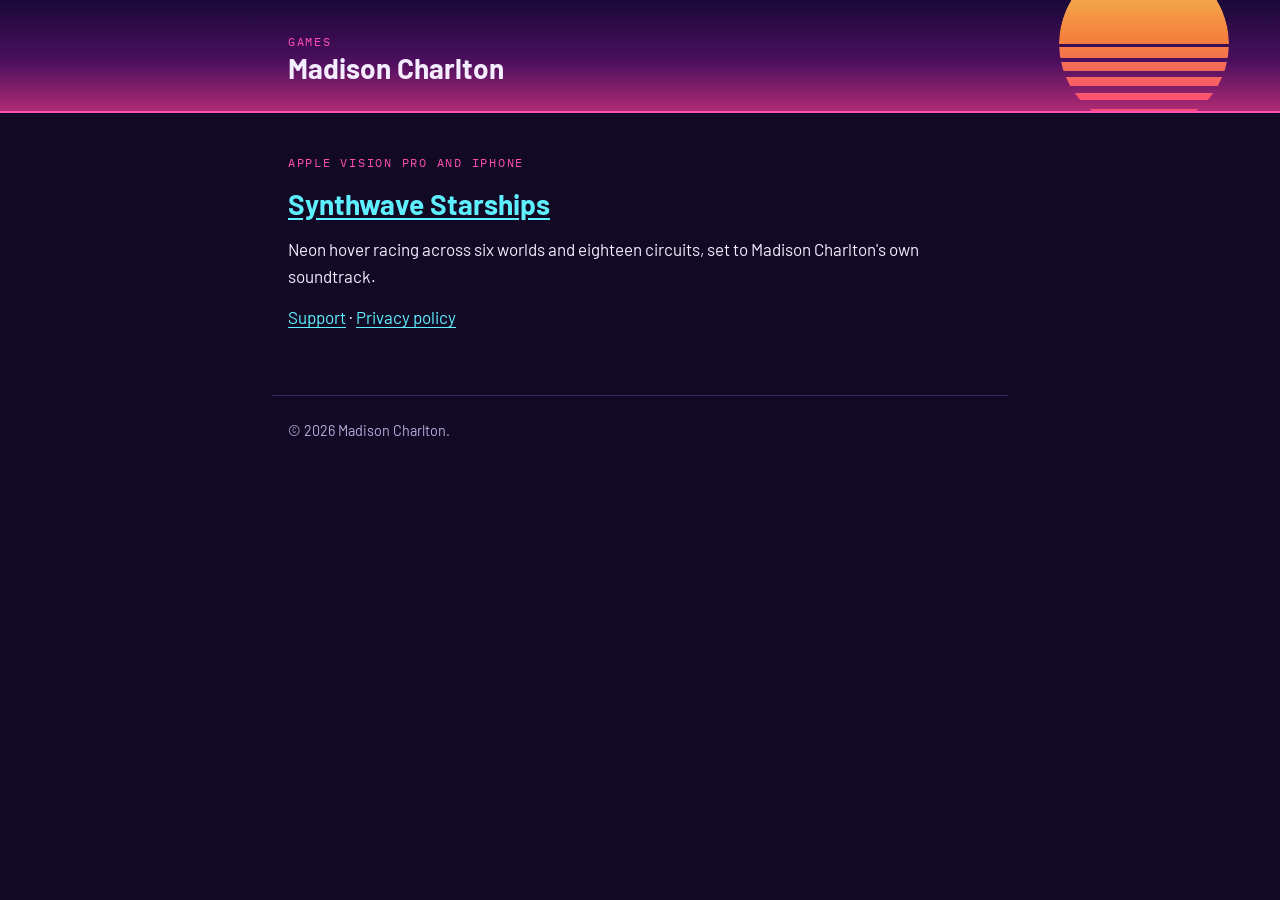
<file: index.html>
<!doctype html>
<html lang="en">
<head>
<meta charset="utf-8">
<meta name="viewport" content="width=device-width, initial-scale=1, viewport-fit=cover">
<title>Madison Charlton · Games</title>
<meta name="description" content="Games by Madison Charlton.">
<link rel="preconnect" href="https://fonts.googleapis.com">
<link rel="preconnect" href="https://fonts.gstatic.com" crossorigin>
<link rel="stylesheet" href="https://fonts.googleapis.com/css2?family=Barlow:ital,wght@0,400;0,500;0,600;0,700;1,400&family=IBM+Plex+Mono:wght@400;500&display=swap">
<link rel="stylesheet" href="synthwave-starships/style.css">
</head>
<body>
<header class="mast small">
  <div class="sun" aria-hidden="true"></div>
  <div class="mast-inner">
    <p class="eyebrow">Games</p>
    <h1 class="title">Madison Charlton</h1>
  </div>
</header>
<main>
  <section>
    <p class="eyebrow">Apple Vision Pro and iPhone</p>
    <h2><a href="synthwave-starships/">Synthwave Starships</a></h2>
    <p>Neon hover racing across six worlds and eighteen circuits, set to Madison Charlton's own soundtrack.</p>
    <p><a href="synthwave-starships/support/">Support</a> · <a href="synthwave-starships/privacy/">Privacy policy</a></p>
  </section>
</main>
<footer>
  <span>© 2026 Madison Charlton.</span>
</footer>
</body>
</html>
</file>
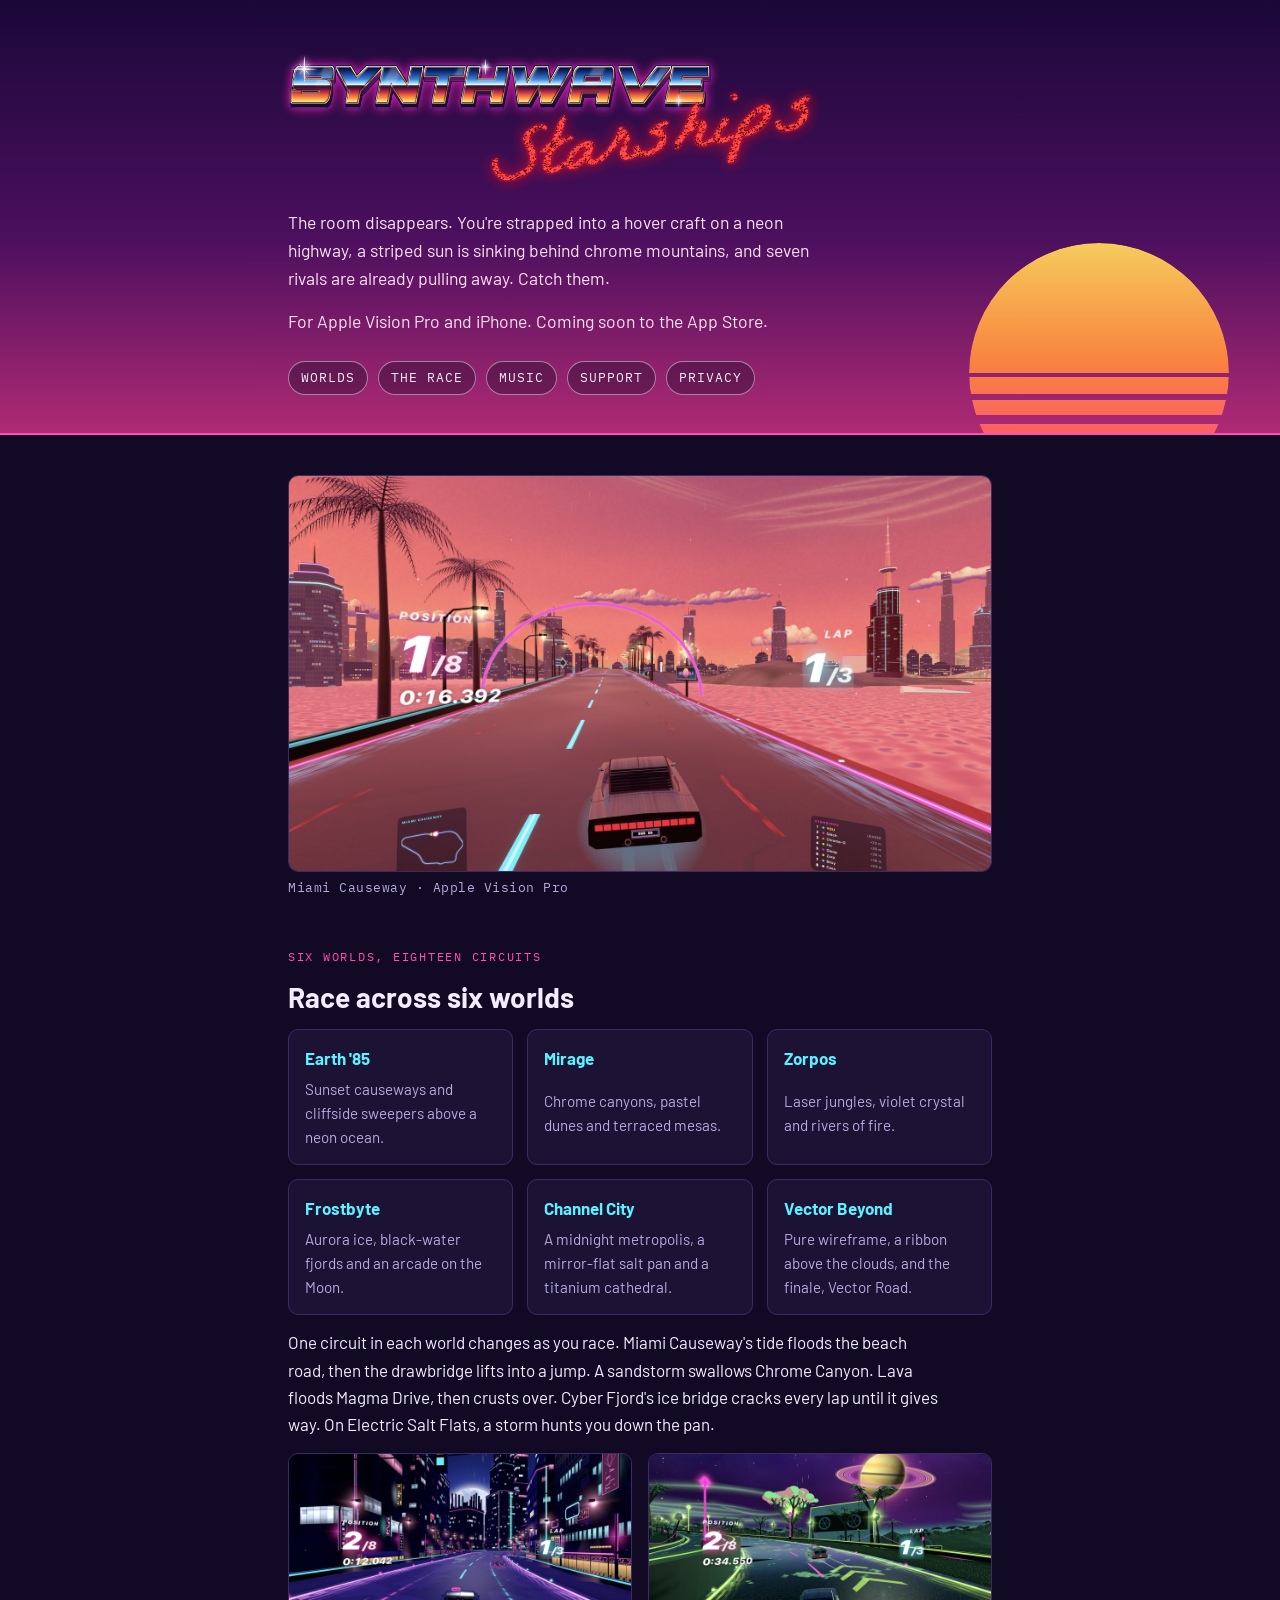
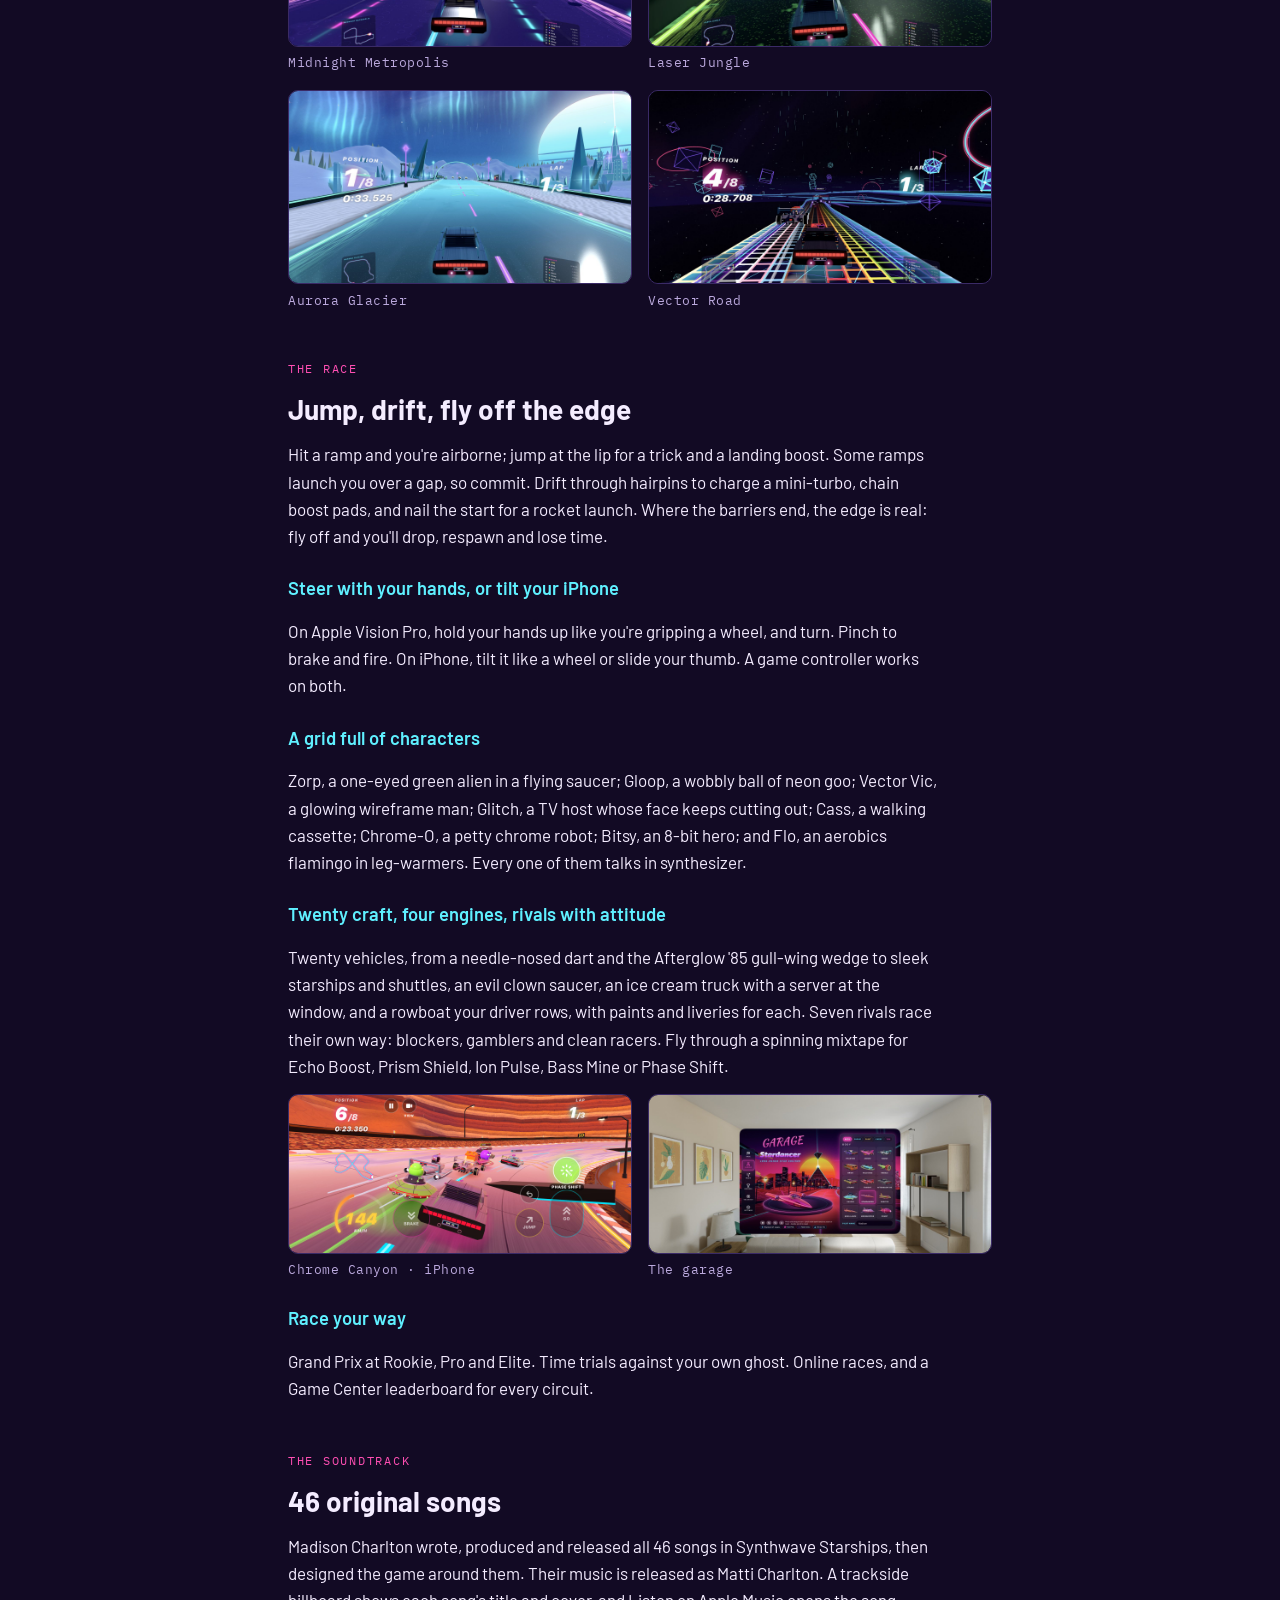
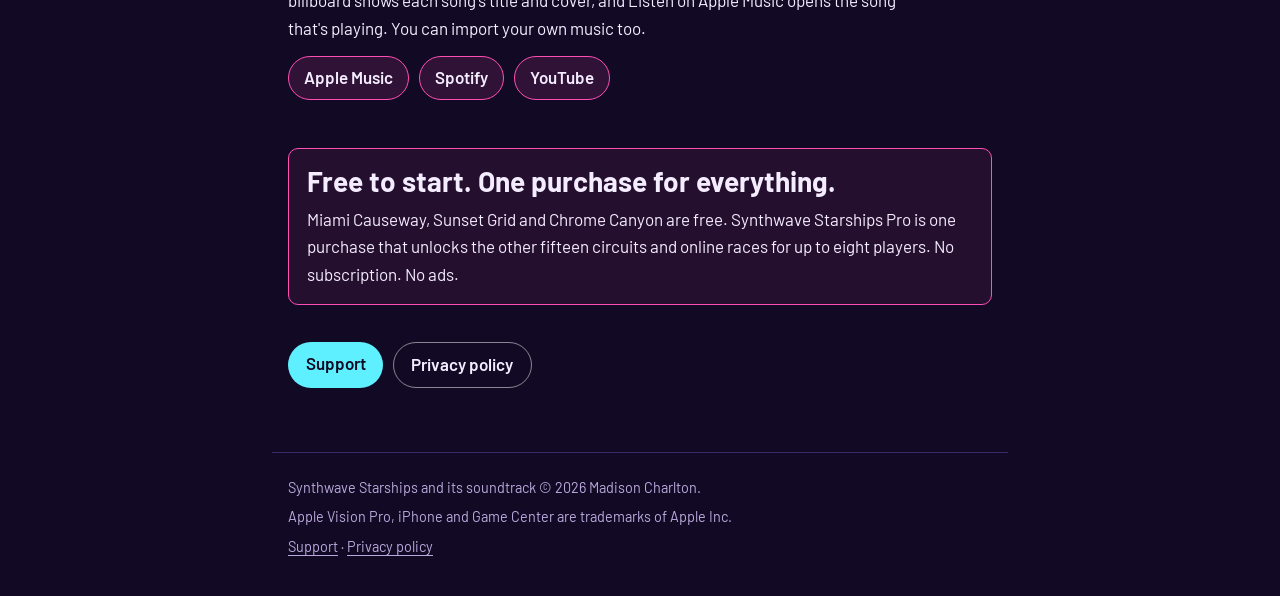
<file: synthwave-starships/index.html>
<!doctype html>
<html lang="en">
<head>
<meta charset="utf-8">
<meta name="viewport" content="width=device-width, initial-scale=1, viewport-fit=cover">
<title>Synthwave Starships · Neon hover racing for Apple Vision Pro and iPhone</title>
<meta name="description" content="Six worlds, eighteen circuits and 46 original synthwave songs by Madison Charlton. Neon hover racing for Apple Vision Pro and iPhone.">
<meta property="og:title" content="Synthwave Starships">
<meta property="og:description" content="Six worlds, eighteen circuits and 46 original synthwave songs. Neon hover racing for Apple Vision Pro and iPhone.">
<meta property="og:image" content="img/miami.jpg">
<link rel="preconnect" href="https://fonts.googleapis.com">
<link rel="preconnect" href="https://fonts.gstatic.com" crossorigin>
<link rel="stylesheet" href="https://fonts.googleapis.com/css2?family=Barlow:ital,wght@0,400;0,500;0,600;0,700;1,400&family=IBM+Plex+Mono:wght@400;500&display=swap">
<link rel="stylesheet" href="style.css">
</head>
<body>
<header class="mast">
  <div class="sun" aria-hidden="true"></div>
  <div class="mast-inner">
    <h1 class="logo"><img src="wordmark.png" alt="Synthwave Starships" width="1200" height="314"></h1>
    <p class="tagline">The room disappears. You're strapped into a hover craft on a neon highway, a striped sun is sinking behind chrome mountains, and seven rivals are already pulling away. Catch them.</p>
    <p class="tagline">For Apple Vision Pro and iPhone. Coming soon to the App Store.</p>
    <nav class="nav" aria-label="Sections">
      <a href="#worlds">Worlds</a>
      <a href="#race">The race</a>
      <a href="#music">Music</a>
      <a href="support/">Support</a>
      <a href="privacy/">Privacy</a>
    </nav>
  </div>
</header>

<main>
  <figure class="shot">
    <img src="img/miami.jpg" alt="A hover craft on Miami Causeway at sunset, on Apple Vision Pro" width="1600" height="900">
    <figcaption>Miami Causeway · Apple Vision Pro</figcaption>
  </figure>

  <section id="worlds">
    <p class="eyebrow">Six worlds, eighteen circuits</p>
    <h2>Race across six worlds</h2>
    <div class="worlds">
      <div class="world"><strong>Earth '85</strong><span>Sunset causeways and cliffside sweepers above a neon ocean.</span></div>
      <div class="world"><strong>Mirage</strong><span>Chrome canyons, pastel dunes and terraced mesas.</span></div>
      <div class="world"><strong>Zorpos</strong><span>Laser jungles, violet crystal and rivers of fire.</span></div>
      <div class="world"><strong>Frostbyte</strong><span>Aurora ice, black-water fjords and an arcade on the Moon.</span></div>
      <div class="world"><strong>Channel City</strong><span>A midnight metropolis, a mirror-flat salt pan and a titanium cathedral.</span></div>
      <div class="world"><strong>Vector Beyond</strong><span>Pure wireframe, a ribbon above the clouds, and the finale, Vector Road.</span></div>
    </div>
    <p>One circuit in each world changes as you race. Miami Causeway's tide floods the beach road, then the drawbridge lifts into a jump. A sandstorm swallows Chrome Canyon. Lava floods Magma Drive, then crusts over. Cyber Fjord's ice bridge cracks every lap until it gives way. On Electric Salt Flats, a storm hunts you down the pan.</p>
    <div class="gallery">
      <figure class="shot"><img src="img/metropolis.jpg" alt="Midnight Metropolis" width="1600" height="900" loading="lazy"><figcaption>Midnight Metropolis</figcaption></figure>
      <figure class="shot"><img src="img/jungle.jpg" alt="Laser Jungle" width="1600" height="900" loading="lazy"><figcaption>Laser Jungle</figcaption></figure>
      <figure class="shot"><img src="img/glacier.jpg" alt="Aurora Glacier" width="1600" height="900" loading="lazy"><figcaption>Aurora Glacier</figcaption></figure>
      <figure class="shot"><img src="img/vector.jpg" alt="Vector Road" width="1600" height="900" loading="lazy"><figcaption>Vector Road</figcaption></figure>
    </div>
  </section>

  <section id="race">
    <p class="eyebrow">The race</p>
    <h2>Jump, drift, fly off the edge</h2>
    <p>Hit a ramp and you're airborne; jump at the lip for a trick and a landing boost. Some ramps launch you over a gap, so commit. Drift through hairpins to charge a mini-turbo, chain boost pads, and nail the start for a rocket launch. Where the barriers end, the edge is real: fly off and you'll drop, respawn and lose time.</p>
    <h3>Steer with your hands, or tilt your iPhone</h3>
    <p>On Apple Vision Pro, hold your hands up like you're gripping a wheel, and turn. Pinch to brake and fire. On iPhone, tilt it like a wheel or slide your thumb. A game controller works on both.</p>
    <h3>A grid full of characters</h3>
    <p>Zorp, a one-eyed green alien in a flying saucer; Gloop, a wobbly ball of neon goo; Vector Vic, a glowing wireframe man; Glitch, a TV host whose face keeps cutting out; Cass, a walking cassette; Chrome-O, a petty chrome robot; Bitsy, an 8-bit hero; and Flo, an aerobics flamingo in leg-warmers. Every one of them talks in synthesizer.</p>
    <h3>Twenty craft, four engines, rivals with attitude</h3>
    <p>Twenty vehicles, from a needle-nosed dart and the Afterglow '85 gull-wing wedge to sleek starships and shuttles, an evil clown saucer, an ice cream truck with a server at the window, and a rowboat your driver rows, with paints and liveries for each. Seven rivals race their own way: blockers, gamblers and clean racers. Fly through a spinning mixtape for Echo Boost, Prism Shield, Ion Pulse, Bass Mine or Phase Shift.</p>
    <div class="gallery">
      <figure class="shot"><img src="img/canyon.jpg" alt="Chrome Canyon on iPhone" width="1600" height="736" loading="lazy"><figcaption>Chrome Canyon · iPhone</figcaption></figure>
      <figure class="shot"><img src="img/garage.jpg" alt="The Garage: choosing a craft, its paint and your pilot name" width="1600" height="736" loading="lazy"><figcaption>The garage</figcaption></figure>
    </div>
    <h3>Race your way</h3>
    <p>Grand Prix at Rookie, Pro and Elite. Time trials against your own ghost. Online races, and a Game Center leaderboard for every circuit.</p>
  </section>

  <section id="music">
    <p class="eyebrow">The soundtrack</p>
    <h2>46 original songs</h2>
    <p>Madison Charlton wrote, produced and released all 46 songs in Synthwave Starships, then designed the game around them. Their music is released as Matti Charlton. A trackside billboard shows each song's title and cover, and Listen on Apple Music opens the song that's playing. You can import your own music too.</p>
    <div class="listen">
      <a href="https://music.apple.com/us/artist/matti-charlton/1497270224" rel="noopener">Apple Music</a>
      <a href="https://open.spotify.com/artist/44xqmwgZfmMACrwjZJknc6" rel="noopener">Spotify</a>
      <a href="https://www.youtube.com/channel/UCbT2FtDQLdFI-yCMMT5DQ4A" rel="noopener">YouTube</a>
    </div>
  </section>

  <section id="price">
    <div class="price">
      <h2>Free to start. One purchase for everything.</h2>
      <p>Miami Causeway, Sunset Grid and Chrome Canyon are free. Synthwave Starships Pro is one purchase that unlocks the other fifteen circuits and online races for up to eight players. No subscription. No ads.</p>
    </div>
    <p class="cta"><a href="support/">Support</a><a class="ghost" href="privacy/">Privacy policy</a></p>
  </section>
</main>

<footer>
  <span>Synthwave Starships and its soundtrack © 2026 Madison Charlton.</span>
  <span>Apple Vision Pro, iPhone and Game Center are trademarks of Apple Inc.</span>
  <span><a href="support/">Support</a> · <a href="privacy/">Privacy policy</a></span>
</footer>
</body>
</html>
</file>
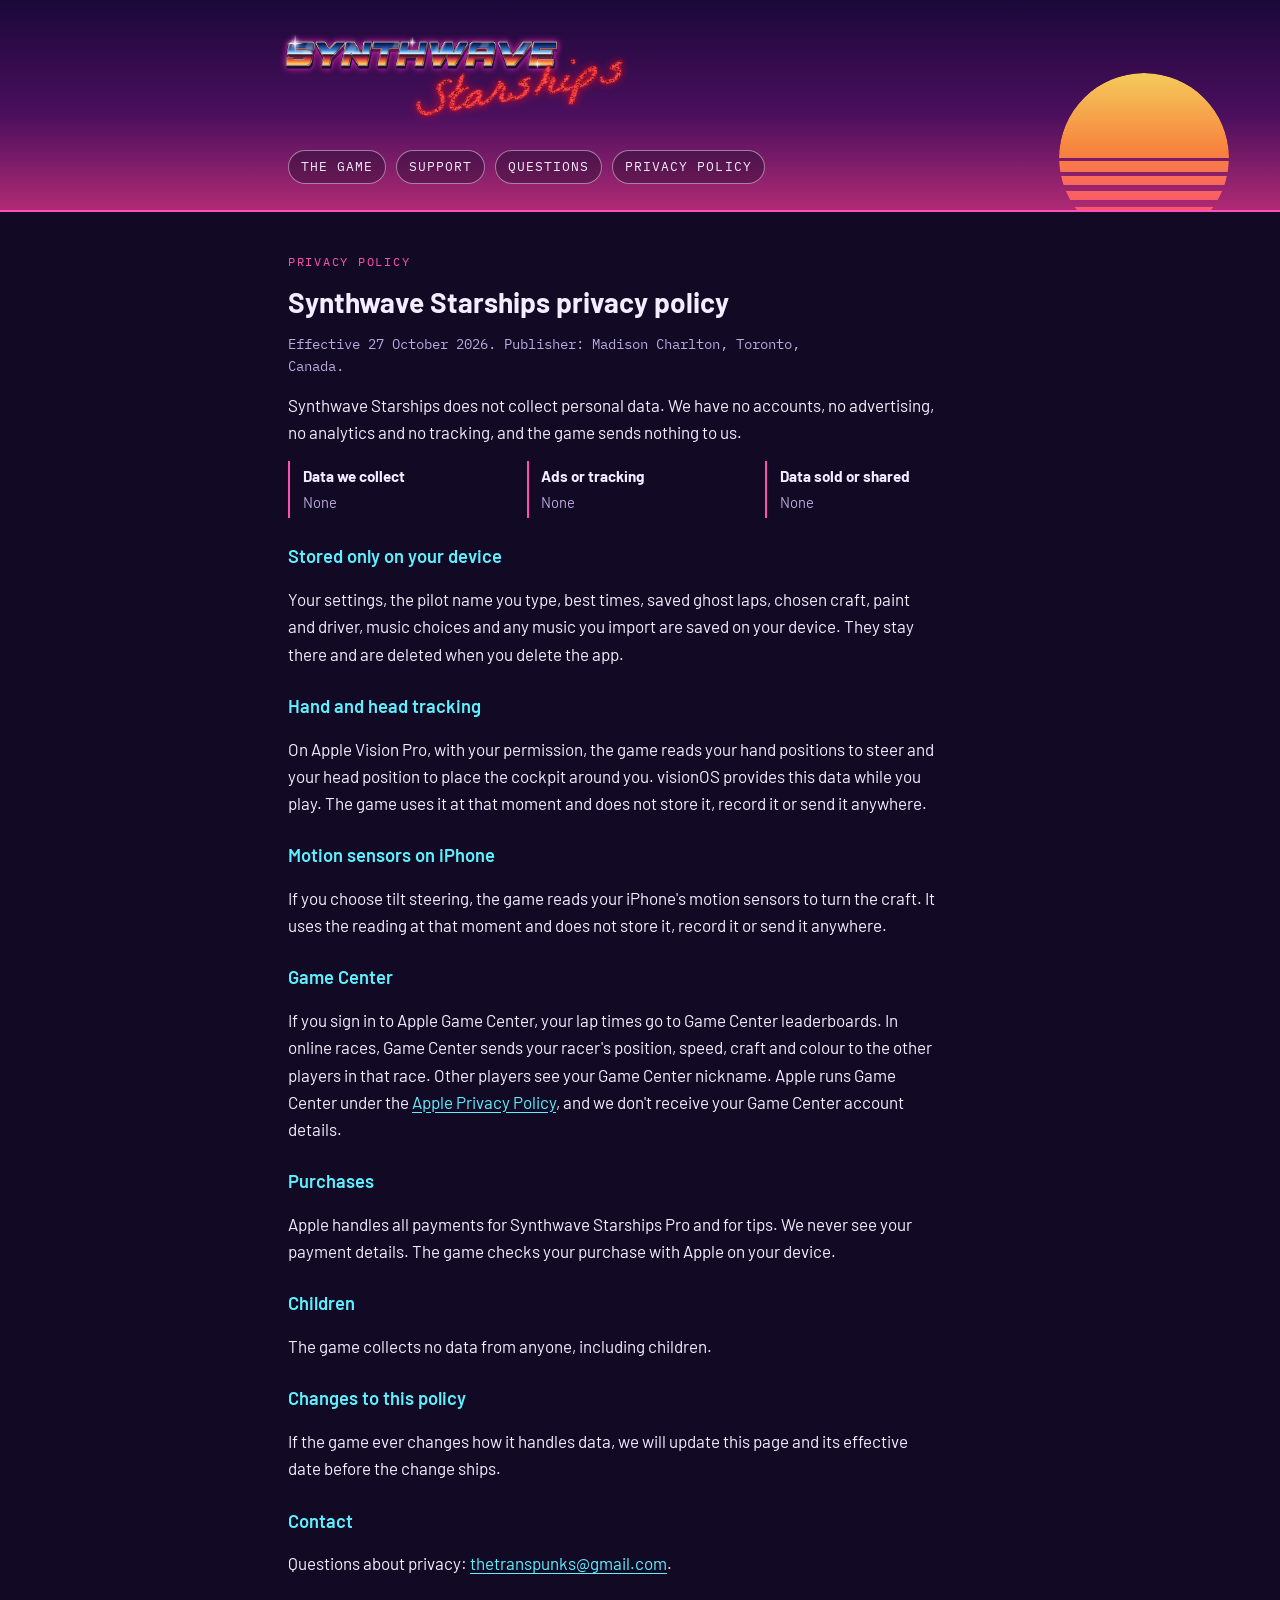
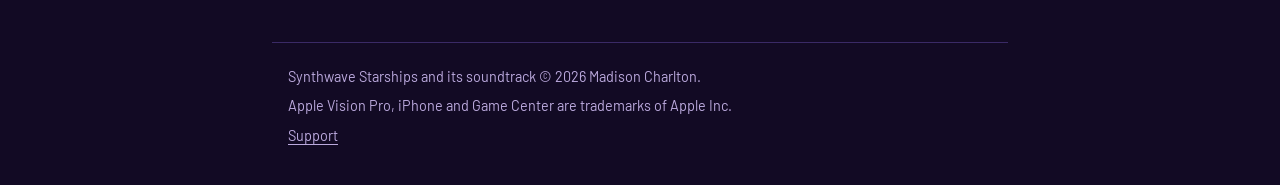
<file: synthwave-starships/privacy/index.html>
<!doctype html>
<html lang="en">
<head>
<meta charset="utf-8">
<meta name="viewport" content="width=device-width, initial-scale=1, viewport-fit=cover">
<title>Synthwave Starships · Privacy policy</title>
<meta name="description" content="Privacy policy for Synthwave Starships for Apple Vision Pro and iPhone. The game collects no personal data.">
<link rel="preconnect" href="https://fonts.googleapis.com">
<link rel="preconnect" href="https://fonts.gstatic.com" crossorigin>
<link rel="stylesheet" href="https://fonts.googleapis.com/css2?family=Barlow:ital,wght@0,400;0,500;0,600;0,700;1,400&family=IBM+Plex+Mono:wght@400;500&display=swap">
<link rel="stylesheet" href="../style.css">
</head>
<body>
<header class="mast small">
  <div class="sun" aria-hidden="true"></div>
  <div class="mast-inner">
    <p class="logo"><a href="../"><img src="../wordmark.png" alt="Synthwave Starships" width="1200" height="314"></a></p>
    <nav class="nav" aria-label="Sections">
      <a href="../">The game</a>
      <a href="../support/">Support</a>
      <a href="../support/#faq">Questions</a>
      <a href="./">Privacy policy</a>
    </nav>
  </div>
</header>

<main>
  <section>
    <p class="eyebrow">Privacy policy</p>
    <h1 class="title">Synthwave Starships privacy policy</h1>
    <p class="policy-meta">Effective 27 October 2026. Publisher: Madison Charlton, Toronto, Canada.</p>
    <p>Synthwave Starships does not collect personal data. We have no accounts, no advertising, no analytics and no tracking, and the game sends nothing to us.</p>
    <div class="facts">
      <div class="fact"><strong>Data we collect</strong><span>None</span></div>
      <div class="fact"><strong>Ads or tracking</strong><span>None</span></div>
      <div class="fact"><strong>Data sold or shared</strong><span>None</span></div>
    </div>

    <h3>Stored only on your device</h3>
    <p>Your settings, the pilot name you type, best times, saved ghost laps, chosen craft, paint and driver, music choices and any music you import are saved on your device. They stay there and are deleted when you delete the app.</p>

    <h3>Hand and head tracking</h3>
    <p>On Apple Vision Pro, with your permission, the game reads your hand positions to steer and your head position to place the cockpit around you. visionOS provides this data while you play. The game uses it at that moment and does not store it, record it or send it anywhere.</p>

    <h3>Motion sensors on iPhone</h3>
    <p>If you choose tilt steering, the game reads your iPhone's motion sensors to turn the craft. It uses the reading at that moment and does not store it, record it or send it anywhere.</p>

    <h3>Game Center</h3>
    <p>If you sign in to Apple Game Center, your lap times go to Game Center leaderboards. In online races, Game Center sends your racer's position, speed, craft and colour to the other players in that race. Other players see your Game Center nickname. Apple runs Game Center under the <a href="https://www.apple.com/legal/privacy/" rel="noopener">Apple Privacy Policy</a>, and we don't receive your Game Center account details.</p>

    <h3>Purchases</h3>
    <p>Apple handles all payments for Synthwave Starships Pro and for tips. We never see your payment details. The game checks your purchase with Apple on your device.</p>

    <h3>Children</h3>
    <p>The game collects no data from anyone, including children.</p>

    <h3>Changes to this policy</h3>
    <p>If the game ever changes how it handles data, we will update this page and its effective date before the change ships.</p>

    <h3>Contact</h3>
    <p>Questions about privacy: <a href="mailto:thetranspunks@gmail.com?subject=Synthwave%20Racer%20privacy">thetranspunks@gmail.com</a>.</p>
  </section>
</main>

<footer>
  <span>Synthwave Starships and its soundtrack © 2026 Madison Charlton.</span>
  <span>Apple Vision Pro, iPhone and Game Center are trademarks of Apple Inc.</span>
  <span><a href="../support/">Support</a></span>
</footer>
</body>
</html>
</file>
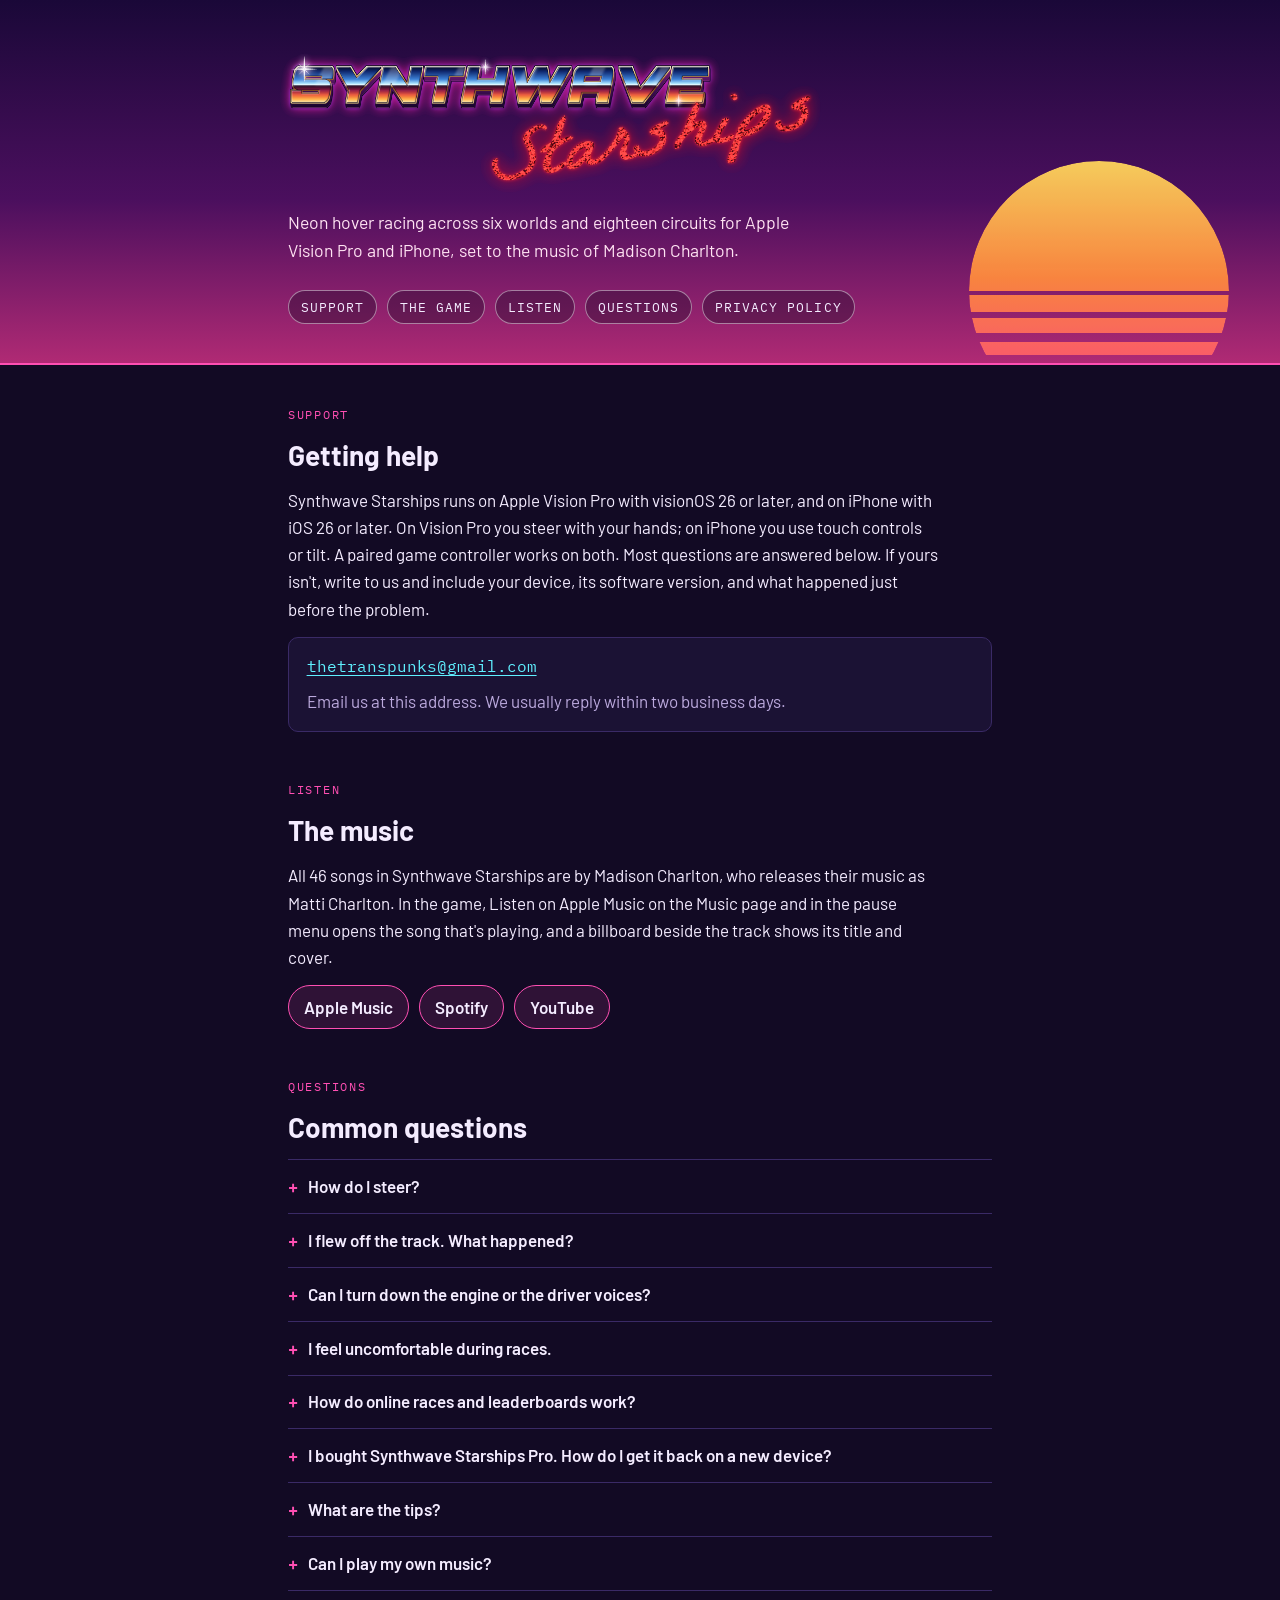
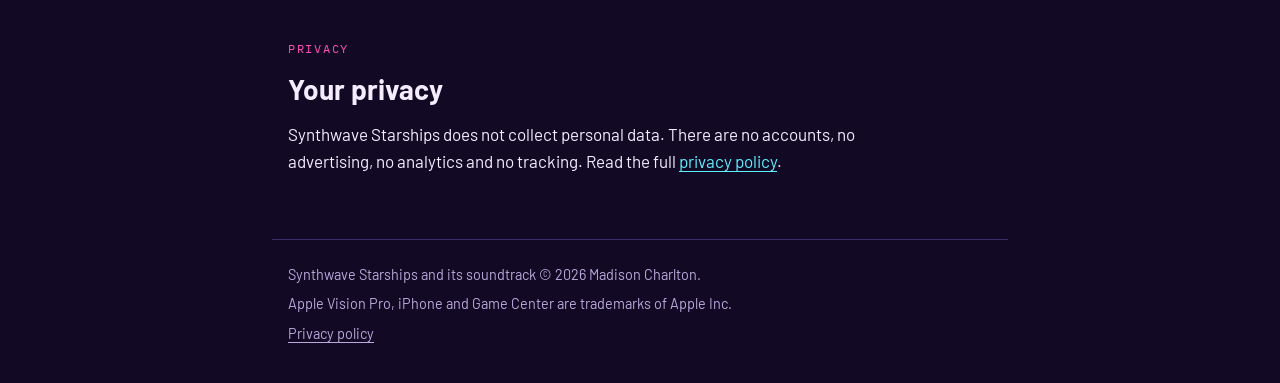
<file: synthwave-starships/support/index.html>
<!doctype html>
<html lang="en">
<head>
<meta charset="utf-8">
<meta name="viewport" content="width=device-width, initial-scale=1, viewport-fit=cover">
<title>Synthwave Starships · Support</title>
<meta name="description" content="Support, common questions and privacy policy for Synthwave Starships, neon hover racing for Apple Vision Pro and iPhone by Madison Charlton.">
<link rel="preconnect" href="https://fonts.googleapis.com">
<link rel="preconnect" href="https://fonts.gstatic.com" crossorigin>
<link rel="stylesheet" href="https://fonts.googleapis.com/css2?family=Barlow:ital,wght@0,400;0,500;0,600;0,700;1,400&family=IBM+Plex+Mono:wght@400;500&display=swap">
<link rel="stylesheet" href="../style.css">
</head>
<body>
<header class="mast">
  <div class="sun" aria-hidden="true"></div>
  <div class="mast-inner">
    <h1 class="logo"><img src="../wordmark.png" alt="Synthwave Starships" width="1200" height="314"></h1>
    <p class="tagline">Neon hover racing across six worlds and eighteen circuits for Apple Vision Pro and iPhone, set to the music of Madison Charlton.</p>
    <nav class="nav" aria-label="Sections">
      <a href="#support">Support</a>
      <a href="../">The game</a>
      <a href="#listen">Listen</a>
      <a href="#faq">Questions</a>
      <a href="../privacy/">Privacy policy</a>
    </nav>
  </div>
</header>

<main>
  <section id="support">
    <p class="eyebrow">Support</p>
    <h2>Getting help</h2>
    <p>Synthwave Starships runs on Apple Vision Pro with visionOS 26 or later, and on iPhone with iOS 26 or later. On Vision Pro you steer with your hands; on iPhone you use touch controls or tilt. A paired game controller works on both. Most questions are answered below. If yours isn't, write to us and include your device, its software version, and what happened just before the problem.</p>
    <div class="contact">
      <a class="addr" href="mailto:thetranspunks@gmail.com?subject=Synthwave%20Racer%20support">thetranspunks@gmail.com</a>
      <p class="muted">Email us at this address. We usually reply within two business days.</p>
    </div>
  </section>

  <section id="listen">
    <p class="eyebrow">Listen</p>
    <h2>The music</h2>
    <p>All 46 songs in Synthwave Starships are by Madison Charlton, who releases their music as Matti Charlton. In the game, Listen on Apple Music on the Music page and in the pause menu opens the song that's playing, and a billboard beside the track shows its title and cover.</p>
    <div class="listen">
      <a href="https://music.apple.com/us/artist/matti-charlton/1497270224" rel="noopener">Apple Music</a>
      <a href="https://open.spotify.com/artist/44xqmwgZfmMACrwjZJknc6" rel="noopener">Spotify</a>
      <a href="https://www.youtube.com/channel/UCbT2FtDQLdFI-yCMMT5DQ4A" rel="noopener">YouTube</a>
    </div>
  </section>

  <section id="faq">
    <p class="eyebrow">Questions</p>
    <h2>Common questions</h2>
    <div>
      <details>
        <summary>How do I steer?</summary>
        <div>
          <p><strong>Apple Vision Pro:</strong> hold your hands out in front of you as if on a wheel and tilt them to steer. With Speed Assist on (the default) the craft handles thrust: pinch with your left hand to brake and with your right hand to use an item. Touch your right thumb to your middle finger to jump, and your left thumb to your middle finger to switch between the cockpit and the chase view. Ring-finger pinches look behind you (right) and sound your horn (left). With Speed Assist off, pinch right for thrust and pinch left to brake; your left middle finger jumps, your left ring finger uses an item, your right middle finger switches the view and your right ring finger looks behind you. If you'd rather not use hand tracking, choose Pinch &amp; Drag in Settings: pinch and slide your hand to steer.</p>
          <p><strong>iPhone:</strong> put your left thumb anywhere on the left half of the screen and slide to steer, hold Brake on the right to slow down, and tap Jump to clear ramps and gaps. Hold the look-back button to see behind you, and tap Switch view to change between the cockpit and the chase view. In Settings you can switch to a throttle you hold yourself, or to tilt steering, where you turn the iPhone like a wheel. Settings also changes how see-through the controls are and swaps them for left-handed play.</p>
          <p><strong>Game controller:</strong> left stick steers, right trigger is thrust, left trigger brakes, A uses your item, B jumps, Y switches the view, X looks behind you, clicking the right stick sounds your horn, and Menu pauses.</p>
        </div>
      </details>
      <details>
        <summary>I flew off the track. What happened?</summary>
        <div>
          <p>Where a stretch of road has no barrier, the edge is real. If you drive or jump off it, you drop, the view dims, and you're put back on the road a moment later. You lose a little time but stay in the race.</p>
        </div>
      </details>
      <details>
        <summary>Can I turn down the engine or the driver voices?</summary>
        <div>
          <p>Yes. In Settings, under Sound, the music, the engine, the race effects and the driver voices each have their own switch and level.</p>
        </div>
      </details>
      <details>
        <summary>I feel uncomfortable during races.</summary>
        <div>
          <p>On Vision Pro, open Settings in the game and raise Comfort. That darkens the edges of your view in fast turns. You can also turn on the steering wheel guide, lower the race speed class, or switch to the chase view, which some people find steadier. Stop playing and take a break if you feel unwell.</p>
        </div>
      </details>
      <details>
        <summary>How do online races and leaderboards work?</summary>
        <div>
          <p>Online play and leaderboards use Apple Game Center. Sign in to Game Center in the Settings app on your Vision Pro or iPhone. Your best times on each of the 18 circuits go to that circuit's leaderboard, and online races match you with other players through Game Center.</p>
        </div>
      </details>
      <details>
        <summary>I bought Synthwave Starships Pro. How do I get it back on a new device?</summary>
        <div>
          <p>Open the Artist page or Settings in the game and choose Restore Purchases. Use the same Apple Account you bought it with.</p>
        </div>
      </details>
      <details>
        <summary>What are the tips?</summary>
        <div>
          <p>Tips are optional in-app purchases that support Madison Charlton's music and art. They don't unlock anything, and the game plays the same whether you tip or not. Payments are handled by Apple. To ask for a refund, use Apple's <a href="https://reportaproblem.apple.com" rel="noopener">Report a Problem</a> page.</p>
        </div>
      </details>
      <details>
        <summary>Can I play my own music?</summary>
        <div>
          <p>Yes. On the Music page choose Import your music and pick audio files. Imported songs stay on your device. The built-in soundtrack is Madison Charlton's own catalogue. On the same page you can shuffle everything, play only the soundtrack or only your own music, or pick the song a race starts with. Otherwise each circuit opens with its own theme song.</p>
        </div>
      </details>
    </div>
  </section>

  <section id="privacy">
    <p class="eyebrow">Privacy</p>
    <h2>Your privacy</h2>
    <p>Synthwave Starships does not collect personal data. There are no accounts, no advertising, no analytics and no tracking. Read the full <a href="../privacy/">privacy policy</a>.</p>
  </section>
</main>

<footer>
  <span>Synthwave Starships and its soundtrack © 2026 Madison Charlton.</span>
  <span>Apple Vision Pro, iPhone and Game Center are trademarks of Apple Inc.</span>
  <span><a href="../privacy/">Privacy policy</a></span>
</footer>
</body>
</html>
</file>
<file: synthwave-starships/style.css>
:root {
  --night: #120a24;
  --panel: #1b1234;
  --line: #3a2a66;
  --ink: #f4ecff;
  --muted: #bba9dd;
  --pink: #ff4fb3;
  --cyan: #5ff0ff;
  --sun-top: #ffd65c;
  --sun-low: #ff3d8b;
  --font-body: "Barlow", system-ui, -apple-system, "Segoe UI", sans-serif;
  --font-mono: "IBM Plex Mono", ui-monospace, "SF Mono", Menlo, monospace;
  color-scheme: dark;
}
* { box-sizing: border-box; }
html { scroll-padding-top: 1rem; }
body {
  margin: 0;
  background: var(--night);
  color: var(--ink);
  font-family: var(--font-body);
  font-size: 1.0625rem;
  line-height: 1.6;
}
img { max-width: 100%; }
a { color: var(--cyan); text-underline-offset: 3px; }
a:hover { color: var(--ink); }
a:focus-visible, button:focus-visible { outline: 2px solid var(--cyan); outline-offset: 3px; border-radius: 4px; }

.mast {
  position: relative;
  overflow: hidden;
  background: linear-gradient(180deg, #1a0838 0%, #4b0f5e 55%, #b02a74 100%);
  border-bottom: 2px solid var(--pink);
}
.mast-inner {
  position: relative;
  z-index: 2;
  max-width: 46rem;
  margin: 0 auto;
  padding: 3.2rem max(16px, env(safe-area-inset-right, 0px)) 2.4rem max(16px, env(safe-area-inset-left, 0px));
}
.mast.small .mast-inner { padding-block: 2rem 1.6rem; }
.sun {
  position: absolute;
  z-index: 1;
  right: max(4%, 16px);
  bottom: -16%;
  width: min(42vw, 260px);
  aspect-ratio: 1;
  border-radius: 50%;
  background: linear-gradient(180deg, var(--sun-top) 0%, #ff8a3d 45%, var(--sun-low) 100%);
  -webkit-mask: linear-gradient(180deg, #000 0 50%, transparent 50% 51.5%, #000 51.5% 58%, transparent 58% 60.5%, #000 60.5% 66%, transparent 66% 69.5%, #000 69.5% 74.5%, transparent 74.5% 79%, #000 79% 83%, transparent 83% 88.5%, #000 88.5% 91.5%, transparent 91.5% 100%);
  mask: linear-gradient(180deg, #000 0 50%, transparent 50% 51.5%, #000 51.5% 58%, transparent 58% 60.5%, #000 60.5% 66%, transparent 66% 69.5%, #000 69.5% 74.5%, transparent 74.5% 79%, #000 79% 83%, transparent 83% 88.5%, #000 88.5% 91.5%, transparent 91.5% 100%);
  box-shadow: 0 0 90px rgba(255, 90, 160, 0.55);
  opacity: 0.95;
}
.mast.small .sun { width: min(30vw, 170px); }
@media (max-width: 560px) {
  .mast-inner { padding-bottom: 8rem; }
  .mast.small .mast-inner { padding-bottom: 6rem; }
  .sun { width: 150px; bottom: -8%; right: 50%; transform: translateX(50%); }
  .mast.small .sun { width: 110px; }
}
.logo { margin: 0; line-height: 0; }
.logo img { display: block; width: min(100%, 34rem); height: auto; margin-left: -0.6rem; }
.mast.small .logo img { width: min(100%, 22rem); }
.tagline { margin: 0.9rem 0 0; max-width: 34rem; color: #ffe3f3; font-size: 1.1rem; }
.nav { display: flex; flex-wrap: wrap; gap: 0.6rem; margin-top: 1.6rem; }
.nav a {
  font-family: var(--font-mono);
  font-size: 0.82rem;
  letter-spacing: 0.08em;
  text-transform: uppercase;
  text-decoration: none;
  color: var(--ink);
  border: 1px solid rgba(255, 255, 255, 0.45);
  padding: 0.35rem 0.75rem;
  border-radius: 999px;
  background: rgba(18, 10, 36, 0.35);
}
.nav a:hover { border-color: var(--cyan); color: var(--cyan); }

main {
  max-width: 46rem;
  margin: 0 auto;
  padding: 2.5rem max(16px, env(safe-area-inset-right, 0px)) 4rem max(16px, env(safe-area-inset-left, 0px));
  display: grid;
  gap: 3rem;
}
section { display: grid; gap: 0.9rem; min-width: 0; }
.eyebrow {
  font-family: var(--font-mono);
  font-size: 0.78rem;
  letter-spacing: 0.14em;
  text-transform: uppercase;
  color: var(--pink);
  margin: 0;
}
h1.title, h2 { font-size: 1.75rem; line-height: 1.2; margin: 0; font-weight: 700; text-wrap: balance; }
h3 { font-size: 1.15rem; margin: 0.6rem 0 0; font-weight: 600; color: var(--cyan); text-wrap: balance; }
p, li { max-width: 65ch; margin: 0; }
ul { margin: 0; padding-left: 1.2rem; display: grid; gap: 0.4rem; }
.muted { color: var(--muted); }

.contact {
  border: 1px solid var(--line);
  background: var(--panel);
  border-radius: 10px;
  padding: 1rem 1.1rem;
  display: grid;
  gap: 0.5rem;
}
.addr { font-family: var(--font-mono); font-size: 1rem; word-break: break-all; }

.listen { display: flex; flex-wrap: wrap; gap: 0.6rem; }
.listen a {
  text-decoration: none;
  color: var(--ink);
  font-weight: 600;
  border: 1px solid var(--pink);
  padding: 0.45rem 0.95rem;
  border-radius: 999px;
  background: rgba(255, 79, 179, 0.12);
}
.listen a:hover { color: var(--cyan); border-color: var(--cyan); }

details { border-top: 1px solid var(--line); padding-block: 0.8rem; }
details:last-of-type { border-bottom: 1px solid var(--line); }
summary { cursor: pointer; font-weight: 600; list-style: none; display: flex; gap: 0.6rem; align-items: baseline; }
summary::-webkit-details-marker { display: none; }
summary::before { content: "+"; font-family: var(--font-mono); color: var(--pink); width: 1ch; flex: none; }
details[open] summary::before { content: "\2212"; }
details > div { padding: 0.6rem 0 0 1.6rem; display: grid; gap: 0.6rem; }

.policy-meta { font-family: var(--font-mono); font-size: 0.85rem; color: var(--muted); }
.facts { display: grid; grid-template-columns: repeat(auto-fit, minmax(12.5rem, 1fr)); gap: 0.75rem; }
.fact { border-left: 2px solid var(--pink); padding: 0.2rem 0 0.2rem 0.8rem; min-width: 0; }
.fact strong { display: block; font-size: 0.95rem; }
.fact span { color: var(--muted); font-size: 0.92rem; }

footer {
  border-top: 1px solid var(--line);
  max-width: 46rem;
  margin: 0 auto;
  padding: 1.4rem max(16px, env(safe-area-inset-right, 0px)) 2.4rem max(16px, env(safe-area-inset-left, 0px));
  color: var(--muted);
  font-size: 0.9rem;
  display: grid;
  gap: 0.4rem;
}
footer a { color: var(--muted); }

/* Marketing page */
.cta { display: flex; flex-wrap: wrap; gap: 0.6rem; margin-top: 1.4rem; }
.cta a {
  text-decoration: none; font-weight: 600; color: var(--night);
  background: var(--cyan); padding: 0.55rem 1.1rem; border-radius: 999px;
}
.cta a.ghost { background: transparent; color: var(--ink); border: 1px solid rgba(255,255,255,0.5); }
.cta a:hover { filter: brightness(1.1); }
.shot { margin: 0; display: grid; gap: 0.4rem; }
.shot img { display: block; width: 100%; height: auto; border-radius: 10px; border: 1px solid var(--line); }
.shot figcaption { font-family: var(--font-mono); font-size: 0.8rem; color: var(--muted); letter-spacing: 0.04em; }
.gallery { display: grid; grid-template-columns: repeat(auto-fit, minmax(16rem, 1fr)); gap: 1rem; }
.worlds { display: grid; grid-template-columns: repeat(auto-fit, minmax(13rem, 1fr)); gap: 0.9rem; }
.world { border: 1px solid var(--line); background: var(--panel); border-radius: 10px; padding: 0.9rem 1rem; display: grid; gap: 0.3rem; min-width: 0; }
.world strong { color: var(--cyan); }
.world span { color: var(--muted); font-size: 0.95rem; }
.price { border: 1px solid var(--pink); border-radius: 10px; padding: 1rem 1.1rem; background: rgba(255,79,179,0.08); display: grid; gap: 0.5rem; }
</file>
